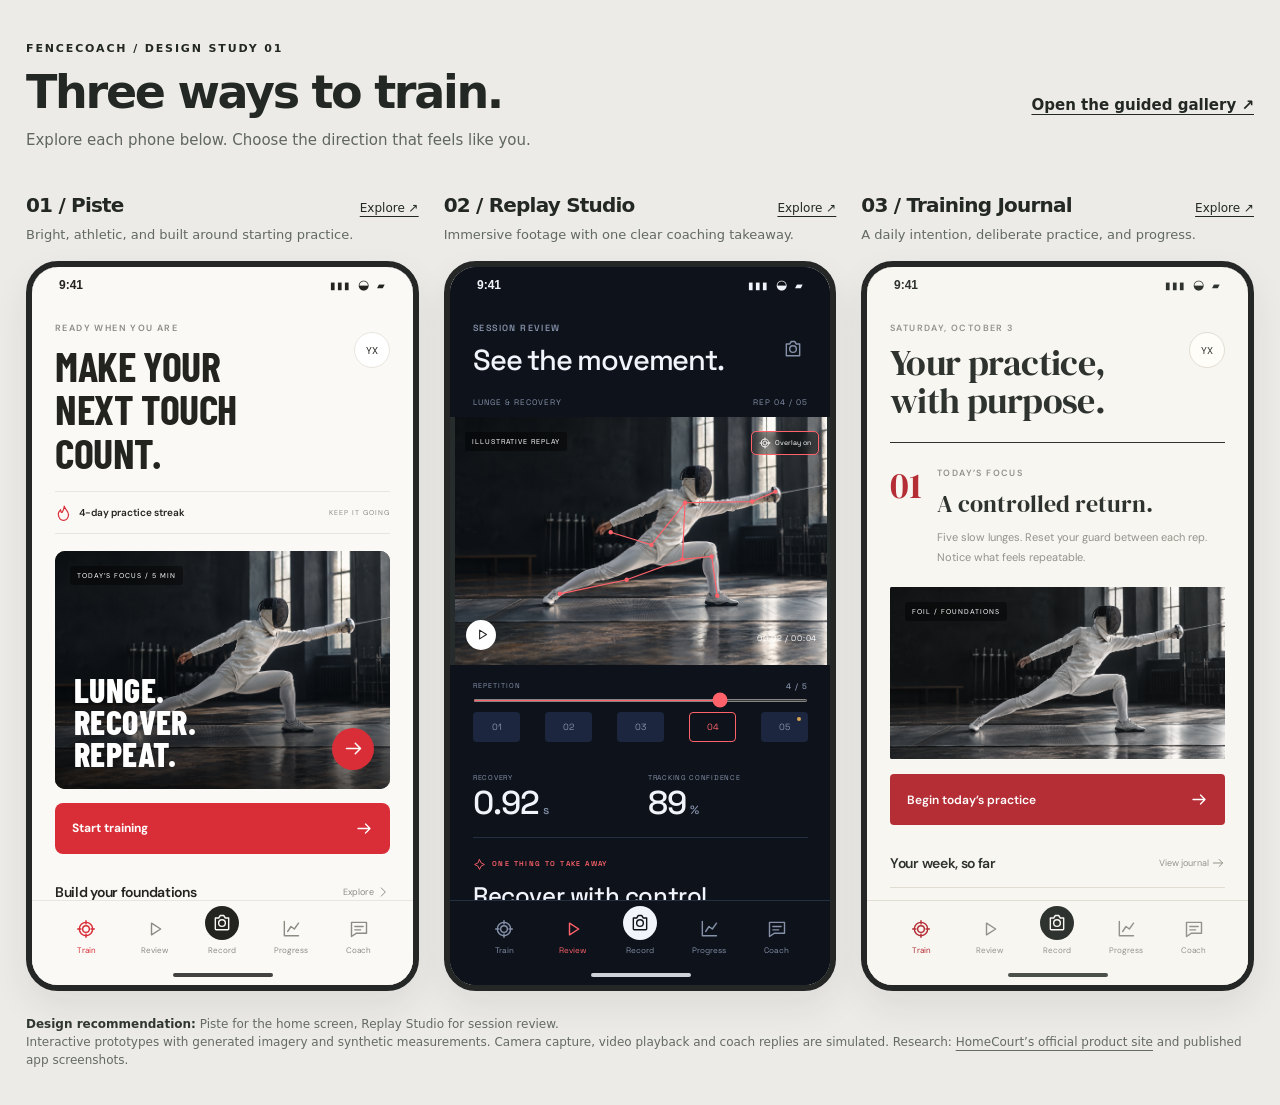
<file: src/fencecoach/web/prototypes-compare.html>
<!doctype html>
<html lang="en">
  <head>
    <meta charset="UTF-8" />
    <meta name="viewport" content="width=device-width,initial-scale=1" />
    <title>FenceCoach · Compare the prototypes</title>
    <style>
      * { box-sizing: border-box; }
      body { margin: 0; background: #ecebe7; color: #232824; font: 15px/1.5 system-ui, sans-serif; }
      main { max-width: 1320px; margin: auto; padding: 36px 26px; }
      header { display: flex; justify-content: space-between; align-items: center; gap: 24px; }
      .eyebrow { font-size: 11px; font-weight: 700; letter-spacing: .17em; }
      h1 { margin: 8px 0; font-size: clamp(28px, 4vw, 46px); line-height: 1.1; letter-spacing: -.05em; }
      header p { color: #606660; margin: 12px 0 22px; }
      a { color: inherit; text-underline-offset: 4px; }
      header a { white-space: nowrap; font-weight: 650; }
      .grid { display: grid; grid-template-columns: repeat(3, minmax(0, 1fr)); gap: 25px; }
      .concept-head { display: flex; align-items: baseline; justify-content: space-between; gap: 8px; }
      h2 { font-size: 20px; margin: 16px 0 0; letter-spacing: -.04em; }
      .concept-head a { font-size: 12px; }
      .description { color: #626962; margin: 5px 0 17px; font-size: 13px; }
      iframe { display: block; width: 100%; height: 730px; border: 6px solid #242725; border-radius: 32px; background: white; box-shadow: 0 16px 36px #22222214; }
      footer { margin-top: 24px; color: #646a65; font-size: 12px; }
      footer strong { color: #303630; }
      @media(max-width: 900px) { .grid { grid-template-columns: 1fr; max-width: 420px; margin: auto; } header { display: block; } iframe { height: 760px; } }
    </style>
  </head>
  <body>
    <main>
      <header>
        <div>
          <span class="eyebrow">FENCECOACH / DESIGN STUDY 01</span>
          <h1>Three ways to train.</h1>
          <p>Explore each phone below. Choose the direction that feels like you.</p>
        </div>
        <a href="prototypes.html">Open the guided gallery ↗</a>
      </header>
      <div class="grid">
        <section>
          <div class="concept-head"><h2>01 / Piste</h2><a href="prototypes.html?concept=piste&screen=home">Explore ↗</a></div>
          <p class="description">Bright, athletic, and built around starting practice.</p>
          <iframe title="Piste interactive prototype" src="prototypes.html?concept=piste&screen=home&focus=1"></iframe>
        </section>
        <section>
          <div class="concept-head"><h2>02 / Replay Studio</h2><a href="prototypes.html?concept=studio&screen=review">Explore ↗</a></div>
          <p class="description">Immersive footage with one clear coaching takeaway.</p>
          <iframe title="Replay Studio interactive prototype" src="prototypes.html?concept=studio&screen=review&focus=1"></iframe>
        </section>
        <section>
          <div class="concept-head"><h2>03 / Training Journal</h2><a href="prototypes.html?concept=journal&screen=home">Explore ↗</a></div>
          <p class="description">A daily intention, deliberate practice, and progress.</p>
          <iframe title="Training Journal interactive prototype" src="prototypes.html?concept=journal&screen=home&focus=1"></iframe>
        </section>
      </div>
      <footer><strong>Design recommendation:</strong> Piste for the home screen, Replay Studio for session review.<br />Interactive prototypes with generated imagery and synthetic measurements. Camera capture, video playback and coach replies are simulated. Research: <a href="https://www.homecourt.ai/">HomeCourt’s official product site</a> and published app screenshots.</footer>
    </main>
  </body>
</html>
</file>
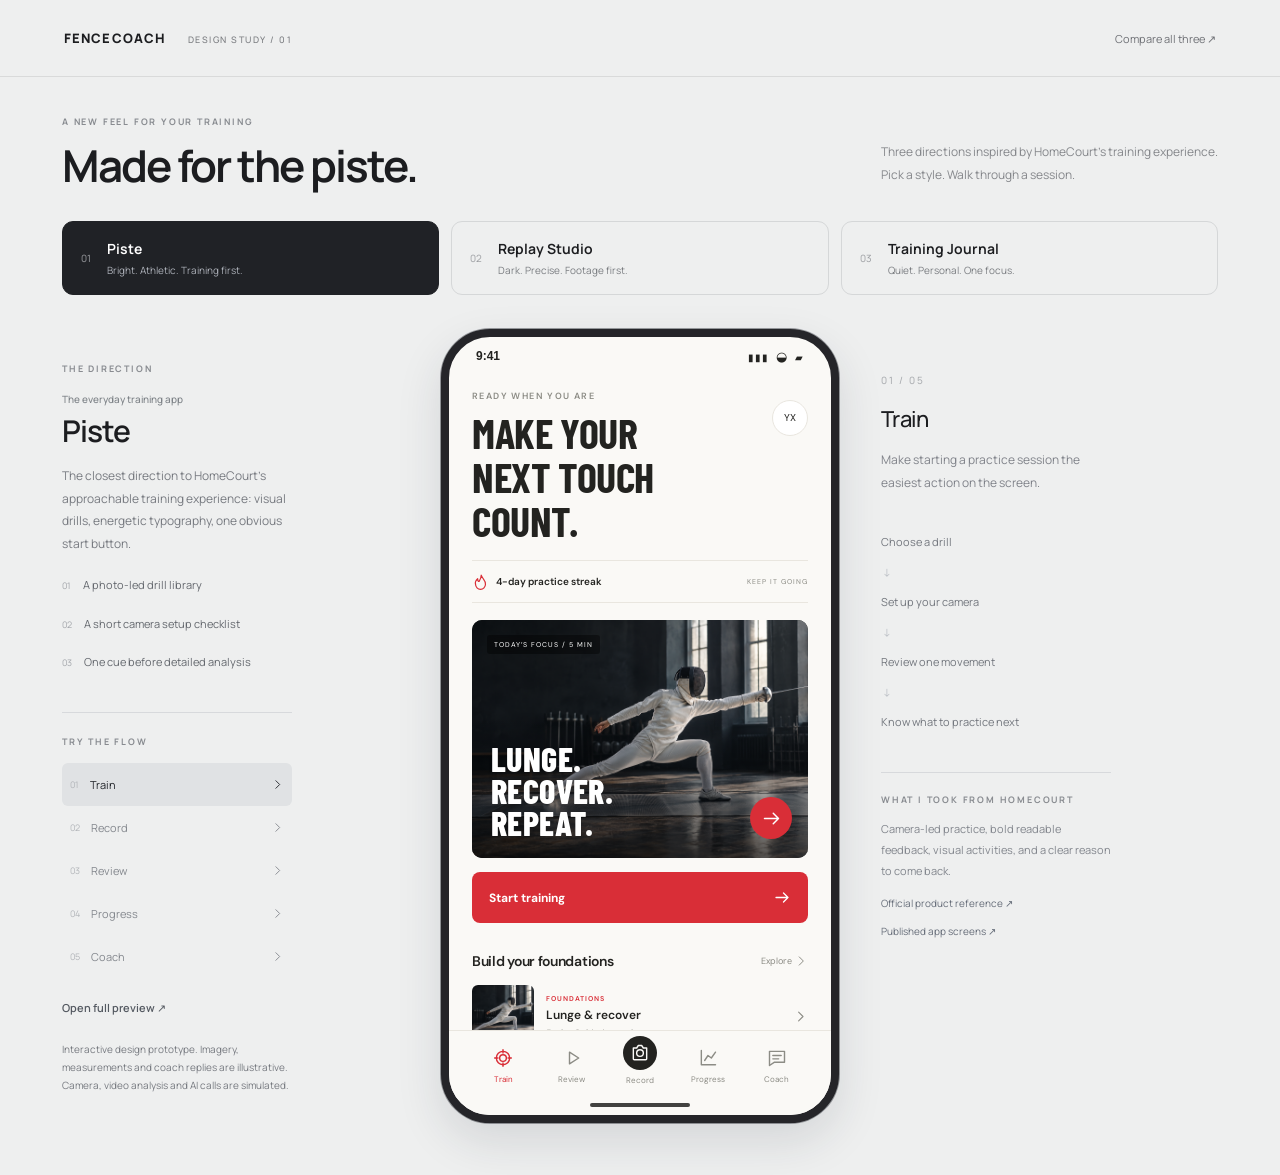
<file: src/fencecoach/web/prototypes.html>
<!doctype html>
<html lang="en">
  <head>
    <meta charset="UTF-8" />
    <meta name="viewport" content="width=device-width,initial-scale=1" />
    <title>FenceCoach · Three design directions</title>
    <link rel="preconnect" href="https://fonts.googleapis.com" />
    <link rel="preconnect" href="https://fonts.gstatic.com" crossorigin />
    <link
      href="https://fonts.googleapis.com/css2?family=Barlow+Condensed:wght@500;600;700;800&family=DM+Sans:wght@400;500;600;700&family=DM+Serif+Display&family=Manrope:wght@400;500;600;700;800&family=Space+Grotesk:wght@400;500;600;700&display=swap"
      rel="stylesheet"
    />
    <link rel="stylesheet" href="prototypes.css" />
    <script src="prototypes.js" defer></script>
  </head>
  <body>
    <header class="study-header">
      <a href="/" class="study-brand"
        >FENCECOACH<span> DESIGN STUDY / 01</span></a
      ><a href="prototypes-compare.html" class="back-link">Compare all three ↗</a>
    </header>
    <main class="study">
      <div class="study-intro">
        <div>
          <p class="overline">A NEW FEEL FOR YOUR TRAINING</p>
          <h1>Made for the piste.</h1>
        </div>
        <p>
          Three directions inspired by HomeCourt’s training experience.<br />Pick
          a style. Walk through a session.
        </p>
      </div>
      <div class="direction-switch" role="group" aria-label="Design direction">
        <button data-concept="piste" aria-pressed="true">
          <span>01</span>
          <div>
            <strong>Piste</strong
            ><small>Bright. Athletic. Training first.</small>
          </div>
        </button>
        <button data-concept="studio" aria-pressed="false">
          <span>02</span>
          <div>
            <strong>Replay Studio</strong
            ><small>Dark. Precise. Footage first.</small>
          </div>
        </button>
        <button data-concept="journal" aria-pressed="false">
          <span>03</span>
          <div>
            <strong>Training Journal</strong
            ><small>Quiet. Personal. One focus.</small>
          </div>
        </button>
      </div>
      <div class="design-layout">
        <aside class="design-notes">
          <p class="overline">THE DIRECTION</p>
          <h2 id="direction-title"></h2>
          <p id="direction-description"></p>
          <div id="direction-points"></div>
          <div class="flow-control">
            <p class="overline">TRY THE FLOW</p>
            <div id="flow-buttons"></div>
          </div>
          <a id="full-preview" class="full-preview" href="?focus=1"
            >Open full preview ↗</a
          >
          <p class="prototype-note">
            Interactive design prototype. Imagery, measurements and coach
            replies are illustrative. Camera, video analysis and AI calls are
            simulated.
          </p>
        </aside>
        <div class="phone-stage">
          <div class="phone-frame" id="phone">
            <div class="phone-status">
              <span>9:41</span
              ><span class="status-icons">▮▮▮ <span>◒</span> ▰</span>
            </div>
            <div id="app-scroll" class="app-scroll">
              <div id="screen"></div>
            </div>
            <nav class="app-nav" id="app-nav" aria-label="App navigation"></nav>
            <div class="home-indicator"></div>
          </div>
        </div>
        <aside class="interaction-note">
          <span class="interaction-number" id="screen-number">01 / 05</span>
          <h3 id="screen-name"></h3>
          <p id="screen-purpose"></p>
          <div class="mini-flow">
            <span>Choose a drill</span><i>↓</i><span>Set up your camera</span
            ><i>↓</i><span>Review one movement</span><i>↓</i
            ><span>Know what to practice next</span>
          </div>
          <div class="reference-note">
            <p class="overline">WHAT I TOOK FROM HOMECOURT</p>
            <p>
              Camera-led practice, bold readable feedback, visual activities,
              and a clear reason to come back.
            </p>
            <a href="https://www.homecourt.ai/" target="_blank" rel="noopener"
              >Official product reference ↗</a
            ><a
              href="https://apps.apple.com/us/app/homecourt-basketball-training/id1258520424"
              target="_blank"
              rel="noopener"
              >Published app screens ↗</a
            >
          </div>
        </aside>
      </div>
    </main>
    <div id="toast" class="toast" role="status" hidden></div>
  </body>
</html>
</file>
<file: src/fencecoach/web/prototypes.css>
:root {
  font-family: Manrope, "Segoe UI", sans-serif;
  color: #1c1d20;
  background: #eeefef;
  font-synthesis: none;
}
* {
  box-sizing: border-box;
}
body {
  margin: 0;
}
button,
input,
a {
  font: inherit;
}
button,
a {
  -webkit-tap-highlight-color: transparent;
}
button {
  cursor: pointer;
}
a {
  color: inherit;
  text-decoration: none;
}
button:focus-visible,
a:focus-visible,
input:focus-visible,
summary:focus-visible {
  outline: 3px solid #e38655;
  outline-offset: 4px;
}
button:disabled {
  opacity: 0.5;
  cursor: default;
}
svg {
  width: 21px;
  height: 21px;
  flex-shrink: 0;
}
img {
  max-width: 100%;
  display: block;
}
button {
  color: inherit;
}
p,
h1,
h2,
h3,
h4 {
  margin: 0;
}
.study-header {
  height: 77px;
  padding: 0 5%;
  display: flex;
  align-items: center;
  justify-content: space-between;
  border-bottom: 1px solid #d9dada;
}
.study-brand {
  font-size: 13px;
  letter-spacing: 1.1px;
  font-weight: 800;
}
.study-brand span {
  margin-left: 18px;
  font-size: 9px;
  letter-spacing: 1.5px;
  color: #7b7d81;
  font-weight: 500;
}
.back-link {
  font-size: 11px;
  color: #6f7176;
}
.study {
  max-width: 1220px;
  margin: auto;
  padding: 38px 32px 52px;
}
.study-intro {
  display: flex;
  align-items: flex-end;
  justify-content: space-between;
  margin-bottom: 29px;
  gap: 24px;
}
.overline {
  font-size: 9px;
  letter-spacing: 1.8px;
  font-weight: 700;
  color: #888b90;
}
.study-intro h1 {
  font-size: 44px;
  line-height: 1.2;
  letter-spacing: -2px;
  font-weight: 650;
  margin-top: 11px;
}
.study-intro > p {
  font-size: 12px;
  line-height: 1.9;
  color: #85878b;
  padding-bottom: 5px;
}
.direction-switch {
  display: grid;
  grid-template-columns: repeat(3, 1fr);
  gap: 12px;
  margin-bottom: 34px;
}
.direction-switch > button {
  border: 1px solid #d5d7d8;
  padding: 17px 18px;
  text-align: left;
  display: flex;
  gap: 16px;
  align-items: center;
  background: transparent;
  border-radius: 11px;
  transition:
    background 0.2s,
    color 0.2s;
}
.direction-switch > button > span {
  font-size: 10px;
  color: #9b9da1;
}
.direction-switch strong {
  display: block;
  font-size: 14px;
  font-weight: 650;
}
.direction-switch small {
  display: block;
  font-size: 10px;
  color: #7a7d81;
  margin-top: 5px;
}
.direction-switch > button[aria-pressed="true"] {
  background: #202226;
  color: #fff;
  border-color: #202226;
}
.direction-switch > button[aria-pressed="true"] small {
  color: #acb0b8;
}
.design-layout {
  display: grid;
  grid-template-columns: minmax(160px, 1fr) 398px minmax(160px, 1fr);
  align-items: start;
  gap: 42px;
}
.design-notes {
  padding-top: 33px;
}
.design-notes h2 {
  font-size: 30px;
  font-weight: 600;
  letter-spacing: -1px;
  margin: 18px 0 16px;
  line-height: 1.2;
}
.design-notes h2 span {
  display: block;
  font-size: 10px;
  color: #7d8287;
  font-weight: 500;
  letter-spacing: 0;
  margin-bottom: 8px;
}
.design-notes > p:not(.overline) {
  font-size: 12px;
  line-height: 1.9;
  color: #777a80;
  max-width: 230px;
}
.direction-point {
  display: flex;
  align-items: center;
  gap: 12px;
  margin-top: 20px;
}
.direction-point > span {
  font-size: 9px;
  color: #a2a5aa;
}
.direction-point p {
  font-size: 11px;
  color: #64686e;
  line-height: 1.7;
}
.flow-control {
  margin-top: 40px;
  padding-top: 22px;
  border-top: 1px solid #d7d9dc;
  max-width: 230px;
}
.flow-control .overline {
  margin-bottom: 15px;
}
#flow-buttons button {
  width: 100%;
  display: flex;
  align-items: center;
  border: 0;
  background: transparent;
  color: #84888e;
  padding: 11px 8px;
  border-radius: 6px;
  font-size: 11px;
  text-align: left;
  gap: 11px;
}
#flow-buttons button span {
  font-size: 9px;
  color: #b1b4b8;
}
#flow-buttons svg {
  width: 13px;
  margin-left: auto;
}
#flow-buttons button.active {
  background: #e0e2e4;
  color: #22252a;
}
.full-preview {
  display: block;
  margin-top: 22px;
  font-size: 11px;
  font-weight: 600;
  color: #545961;
}
.design-notes .prototype-note {
  font-size: 10px !important;
  margin-top: 25px;
  line-height: 1.8 !important;
  max-width: 215px;
}
.phone-stage {
  display: flex;
  justify-content: center;
}
.phone-frame {
  --surface: #fff;
  --bg: #faf9f6;
  --text: #232320;
  --muted: #8c8c85;
  --accent: #d92e37;
  --soft: #f2efea;
  --line: #e9e6df;
  --display: "Barlow Condensed", sans-serif;
  --body: "DM Sans", sans-serif;
  width: 398px;
  height: 794px;
  background: var(--bg);
  color: var(--text);
  border: 8px solid #252529;
  border-radius: 49px;
  box-shadow:
    0 18px 45px #1d243b20,
    0 0 0 1px #97999c;
  overflow: hidden;
  display: flex;
  flex-direction: column;
  font-family: var(--body);
  position: relative;
}
.phone-frame.studio {
  --surface: #1b202a;
  --bg: #0e121a;
  --text: #f1f4fa;
  --muted: #8491a9;
  --accent: #ff626b;
  --soft: #1c263e;
  --line: #252f42;
  --display: "Space Grotesk", sans-serif;
  --body: "Space Grotesk", sans-serif;
}
.phone-frame.journal {
  --surface: #fffdf8;
  --bg: #f8f6f1;
  --text: #2e3330;
  --muted: #92938a;
  --accent: #b52e36;
  --soft: #eee9de;
  --line: #e2ddd2;
  --display: "DM Serif Display", serif;
  --body: "DM Sans", sans-serif;
}
.phone-status {
  height: 39px;
  display: flex;
  align-items: center;
  justify-content: space-between;
  padding: 0 27px;
  font-family: Arial, sans-serif;
  font-size: 12px;
  font-weight: 650;
  flex-shrink: 0;
}
.status-icons {
  font-size: 10px;
  letter-spacing: 1px;
}
.status-icons span {
  font-size: 13px;
  margin: 0 3px;
}
.app-scroll {
  flex: 1;
  min-height: 0;
  overflow-y: auto;
  scrollbar-width: none;
  scroll-behavior: smooth;
}
.app-scroll::-webkit-scrollbar {
  display: none;
}
#screen {
  padding: 14px 23px 24px;
  min-height: 100%;
}
.mobile-heading {
  display: flex;
  align-items: center;
  justify-content: space-between;
  gap: 12px;
  margin-bottom: 23px;
}
.eyebrow {
  font-size: 9px;
  font-weight: 600;
  letter-spacing: 1.4px;
  color: var(--muted);
  line-height: 1.5;
}
.mobile-heading h2 {
  font-family: var(--display);
  font-size: 37px;
  font-weight: 700;
  letter-spacing: -0.5px;
  line-height: 1.04;
  margin-top: 8px;
}
.piste .mobile-heading h2 {
  text-transform: uppercase;
  font-size: 42px;
  letter-spacing: -0.4px;
}
.studio .mobile-heading h2 {
  font-size: 29px;
  letter-spacing: -1.2px;
  line-height: 1.12;
  font-weight: 500;
}
.journal .mobile-heading h2 {
  font-size: 36px;
  font-weight: 400;
  line-height: 1.08;
  letter-spacing: -0.6px;
}
.profile-avatar {
  border: 1px solid var(--line);
  height: 36px;
  width: 36px;
  border-radius: 50%;
  font-size: 10px;
  display: grid;
  place-items: center;
  flex-shrink: 0;
  align-self: flex-start;
  margin-top: 10px;
  background: var(--surface);
}
.week-strip {
  display: flex;
  justify-content: space-between;
  align-items: center;
  margin: -5px 0 17px;
  padding: 10px 0;
  border-top: 1px solid var(--line);
  border-bottom: 1px solid var(--line);
}
.week-strip div {
  display: flex;
  align-items: center;
  gap: 7px;
}
.week-strip svg {
  width: 17px;
  color: var(--accent);
}
.week-strip strong {
  font-size: 10px;
  font-weight: 600;
}
.week-strip > span {
  font-size: 7px;
  letter-spacing: 1px;
  color: var(--muted);
}
.photo {
  position: relative;
  overflow: hidden;
  background: #252c2b;
}
.photo > img {
  width: 100%;
  height: 100%;
  object-fit: cover;
}
.piste-feature {
  height: 238px;
  border-radius: 10px;
  margin-bottom: 14px;
}
.piste-feature img {
  object-position: 60% center;
}
.piste-feature:after,
.studio-feature:after {
  content: "";
  position: absolute;
  inset: 0;
  background: linear-gradient(0deg, #000a, transparent 60%);
  pointer-events: none;
}
.image-badge {
  position: absolute;
  top: 15px;
  left: 15px;
  padding: 5px 7px;
  border-radius: 3px;
  background: #0006;
  color: #fff;
  font-size: 7px;
  letter-spacing: 1px;
  z-index: 2;
  backdrop-filter: blur(5px);
}
.image-footer {
  position: absolute;
  bottom: 19px;
  left: 19px;
  right: 16px;
  z-index: 2;
  color: #fff;
  display: flex;
  justify-content: space-between;
  align-items: flex-end;
}
.image-footer h3 {
  font-family: var(--display);
  font-weight: 750;
  font-size: 34px;
  line-height: 0.94;
  letter-spacing: 0.4px;
}
.round-action {
  background: var(--accent);
  border: 0;
  border-radius: 50%;
  width: 42px;
  height: 42px;
  color: #fff;
  display: grid;
  place-items: center;
}
.primary-action {
  width: 100%;
  border: 0;
  border-radius: 8px;
  background: var(--accent);
  color: #fff;
  padding: 15px 17px;
  display: flex;
  align-items: center;
  justify-content: space-between;
  font-size: 12px;
  font-weight: 600;
  line-height: 1.2;
}
.primary-action:hover {
  filter: brightness(0.95);
}
.primary-action svg {
  width: 18px;
}
.piste .primary-action {
  font-weight: 700;
}
.studio .primary-action {
  background: var(--accent);
  color: #0b1120;
}
.journal .primary-action {
  border-radius: 4px;
}
.section-heading {
  display: flex;
  justify-content: space-between;
  align-items: center;
  margin: 27px 0 13px;
  gap: 12px;
}
.section-heading h3 {
  font-size: 14px;
  font-weight: 600;
  letter-spacing: -0.3px;
}
.section-heading button {
  background: none;
  border: 0;
  display: flex;
  align-items: center;
  font-size: 9px;
  color: var(--muted);
  gap: 2px;
  padding: 4px 0;
}
.section-heading svg {
  width: 14px;
  height: 14px;
}
.section-heading > span {
  font-size: 8px;
  color: var(--muted);
  letter-spacing: 0.8px;
}
.drill-list {
  display: flex;
  flex-direction: column;
  gap: 14px;
}
.drill-row {
  display: flex;
  text-align: left;
  align-items: center;
  gap: 12px;
  border: 0;
  background: transparent;
  padding: 0;
  width: 100%;
}
.drill-thumbnail {
  height: 62px;
  width: 62px;
  border-radius: 6px;
  overflow: hidden;
  flex-shrink: 0;
  background: var(--surface);
}
.drill-thumbnail img {
  height: 100%;
  width: 100%;
  object-fit: cover;
  object-position: 68% center;
}
.crop-1 img {
  object-position: 50% 80%;
  transform: scale(1.3);
}
.crop-2 img {
  object-position: 78% 40%;
  filter: grayscale(1);
}
.drill-row > div:nth-child(2) {
  flex: 1;
}
.drill-row span {
  display: block;
  font-size: 7px;
  color: var(--accent);
  letter-spacing: 1px;
  margin-bottom: 4px;
  font-weight: 600;
}
.drill-row strong {
  display: block;
  font-size: 12px;
  font-weight: 600;
  margin-bottom: 4px;
}
.drill-row small {
  font-size: 9px;
  color: var(--muted);
  display: block;
}
.drill-row > svg {
  color: var(--muted);
  width: 15px;
}
.app-nav {
  height: 68px;
  flex-shrink: 0;
  display: flex;
  align-items: center;
  justify-content: space-evenly;
  padding: 4px 12px 0;
  border-top: 1px solid var(--line);
  background: var(--bg);
}
.app-nav button {
  border: 0;
  background: none;
  display: flex;
  align-items: center;
  flex-direction: column;
  gap: 6px;
  color: var(--muted);
  font-size: 8px;
  position: relative;
  width: 52px;
  padding: 6px 0;
}
.app-nav svg {
  width: 20px;
  height: 20px;
}
.app-nav button.active {
  color: var(--accent);
}
.app-nav .record-nav svg {
  width: 34px;
  height: 34px;
  padding: 7px;
  background: var(--text);
  color: var(--bg);
  border-radius: 50%;
  margin-top: -12px;
  margin-bottom: -1px;
}
.app-nav .record-nav.active svg {
  background: var(--accent);
  color: var(--bg);
}
.home-indicator {
  height: 17px;
  position: relative;
  flex-shrink: 0;
  background: var(--bg);
}
.home-indicator:after {
  content: "";
  position: absolute;
  width: 100px;
  height: 4px;
  background: var(--text);
  opacity: 0.85;
  top: 5px;
  left: calc(50% - 50px);
  border-radius: 5px;
}
.interaction-note {
  padding-top: 38px;
  max-width: 230px;
}
.interaction-number {
  font-size: 10px;
  letter-spacing: 2px;
  color: #a2a5a9;
}
.interaction-note > h3 {
  font-size: 22px;
  font-weight: 500;
  margin: 15px 0;
  letter-spacing: -0.6px;
}
.interaction-note > p {
  font-size: 12px;
  color: #80838a;
  line-height: 1.9;
}
.mini-flow {
  margin-top: 40px;
  display: flex;
  flex-direction: column;
  gap: 15px;
  font-size: 11px;
  color: #73777e;
}
.mini-flow i {
  font-style: normal;
  color: #b8bcc2;
  padding-left: 2px;
}
.reference-note {
  margin-top: 43px;
  padding-top: 20px;
  border-top: 1px solid #d7d9dc;
}
.reference-note > p:not(.overline) {
  font-size: 11px;
  line-height: 1.9;
  color: #82868d;
  margin-top: 13px;
}
.reference-note a {
  font-size: 10px;
  display: block;
  margin-top: 14px;
  color: #666d79;
}
.session-caption,
.review-caption {
  display: flex;
  justify-content: space-between;
  align-items: center;
  font-size: 8px;
  letter-spacing: 1px;
  color: var(--muted);
  margin: 19px 0 10px;
}
.studio-feature {
  height: 290px;
  border-radius: 8px;
}
.studio-feature img {
  object-position: 68%;
}
.studio-feature .image-footer {
  display: block;
}
.studio-feature .image-footer h3 {
  font-size: 24px;
  font-weight: 500;
  letter-spacing: -0.6px;
  line-height: 1.2;
}
.studio-feature .image-footer p {
  font-size: 10px;
  color: #c1cad5;
  margin-top: 7px;
}
.large-play {
  width: 56px;
  height: 56px;
  background: #ffffff16;
  border: 1px solid #ffffff6b;
  color: white;
  border-radius: 50%;
  position: absolute;
  left: calc(50% - 28px);
  top: calc(50% - 28px);
  z-index: 2;
  display: grid;
  place-items: center;
  backdrop-filter: blur(5px);
}
.studio-summary {
  display: flex;
  justify-content: space-between;
  gap: 10px;
  margin: 21px 0 23px;
}
.studio-summary > div {
  flex: 1;
}
.studio-summary span {
  display: block;
  font-size: 7px;
  letter-spacing: 0.6px;
  color: var(--muted);
  white-space: nowrap;
}
.studio-summary strong {
  display: block;
  font-size: 25px;
  font-weight: 500;
  margin-top: 7px;
}
.studio-summary small {
  font-size: 12px;
  color: var(--muted);
  margin-left: 2px;
}
.journal-rule {
  height: 1px;
  background: var(--text);
  margin: 10px 0 24px;
}
.journal-intention {
  display: flex;
  gap: 15px;
  margin-bottom: 20px;
}
.journal-index {
  font-family: var(--display);
  font-size: 37px;
  color: var(--accent);
  line-height: 1;
}
.journal-intention h3 {
  font-family: var(--display);
  font-size: 24px;
  font-weight: 400;
  margin: 6px 0 8px;
}
.journal-intention > div > p:last-child {
  font-size: 11px;
  line-height: 1.8;
  color: var(--muted);
}
.journal-photo {
  height: 172px;
  margin-bottom: 15px;
  border-radius: 2px;
}
.journal-photo img {
  object-position: center;
  filter: saturate(0.5);
}
.journal-week {
  display: flex;
  justify-content: space-between;
  align-items: center;
  padding: 15px 0;
  border-top: 1px solid var(--line);
  border-bottom: 1px solid var(--line);
}
.journal-week strong {
  display: block;
  font-family: var(--display);
  font-size: 32px;
  font-weight: 400;
}
.journal-week span {
  display: block;
  font-size: 9px;
  color: var(--muted);
  margin-top: 4px;
}
.journal-week p {
  font-family: var(--display);
  font-size: 15px;
  line-height: 1.4;
  color: var(--muted);
}
.journal-entry {
  margin-top: 21px;
}
.journal-entry span {
  font-size: 8px;
  letter-spacing: 1.2px;
  color: var(--muted);
  display: block;
}
.journal-entry strong {
  font-size: 12px;
  display: block;
  margin: 8px 0;
  font-weight: 500;
}
.journal-entry p {
  font-size: 11px;
  color: var(--muted);
  font-style: italic;
}
.screen-top {
  display: flex;
  align-items: center;
  justify-content: space-between;
  margin: 0 0 16px;
  font-size: 8px;
  letter-spacing: 1px;
  color: var(--muted);
}
.icon-button {
  background: none;
  border: 0;
  padding: 5px;
  color: var(--muted);
  display: grid;
  place-items: center;
}
.icon-button svg {
  width: 20px;
  height: 20px;
}
.icon-button.saved {
  color: var(--accent);
}
.drill-cover {
  height: 220px;
  border-radius: 8px;
  margin: 0 -4px 20px;
}
.drill-detail > h2 {
  font-family: var(--display);
  font-size: 36px;
  margin: 7px 0 10px;
  line-height: 1.1;
  letter-spacing: -0.5px;
}
.studio .drill-detail > h2 {
  font-size: 29px;
  font-weight: 500;
}
.journal .drill-detail > h2 {
  font-weight: 400;
}
.detail-description {
  font-size: 11px;
  color: var(--muted);
  line-height: 1.8;
}
.drill-steps {
  margin: 20px 0 24px;
}
.drill-steps > div {
  display: flex;
  gap: 14px;
  align-items: flex-start;
  margin: 17px 0;
}
.drill-steps b {
  font-size: 10px;
  color: var(--accent);
  font-weight: 500;
  padding-top: 2px;
}
.drill-steps strong,
.drill-steps span {
  display: block;
  font-size: 11px;
  line-height: 1.7;
}
.drill-steps strong {
  font-weight: 600;
}
.drill-steps span {
  font-size: 10px;
  color: var(--muted);
}
.subtle-note {
  font-size: 8px;
  line-height: 1.7;
  color: var(--muted);
  text-align: center;
  margin-top: 12px;
}
.capture-view {
  background: #101618;
  border-radius: 9px;
  overflow: hidden;
  margin: 0 -6px;
}
.capture-view .photo {
  height: 278px;
}
.capture-view img {
  object-position: 64% center;
}
.capture-corners {
  position: absolute;
  inset: 43px 24px 50px;
}
.capture-corners i {
  position: absolute;
  width: 23px;
  height: 23px;
  border-color: #ffffffbb;
  border-style: solid;
}
.capture-corners i:nth-child(1) {
  top: 0;
  left: 0;
  border-width: 2px 0 0 2px;
}
.capture-corners i:nth-child(2) {
  top: 0;
  right: 0;
  border-width: 2px 2px 0 0;
}
.capture-corners i:nth-child(3) {
  bottom: 0;
  left: 0;
  border-width: 0 0 2px 2px;
}
.capture-corners i:nth-child(4) {
  bottom: 0;
  right: 0;
  border-width: 0 2px 2px 0;
}
.camera-top {
  position: absolute;
  left: 14px;
  right: 14px;
  top: 16px;
  display: flex;
  align-items: center;
  justify-content: space-between;
  color: #fff;
}
.camera-mode {
  font-size: 7px;
  letter-spacing: 0.8px;
  display: flex;
  gap: 5px;
  align-items: center;
}
.camera-mode i {
  width: 5px;
  height: 5px;
  border-radius: 50%;
  background: #f65232;
}
.camera-top strong {
  font-size: 13px;
  font-weight: 500;
}
.camera-guidance {
  position: absolute;
  bottom: 20px;
  left: 15px;
  color: #fff;
}
.camera-guidance span {
  font-size: 10px;
  letter-spacing: 1px;
  font-weight: 600;
}
.camera-guidance p {
  font-size: 9px;
  line-height: 1.6;
  color: #dbdee0;
  margin-top: 5px;
}
.capture-bottom {
  display: flex;
  justify-content: space-between;
  color: #9daeb2;
  padding: 11px 13px;
  font-size: 8px;
  background: #131c20;
}
.capture-bottom span {
  display: flex;
  align-items: center;
  gap: 5px;
}
.capture-bottom svg {
  height: 13px;
  width: 13px;
}
.capture-info {
  padding-top: 23px;
}
.capture-info h2 {
  font-family: var(--display);
  font-size: 29px;
  font-weight: 600;
  margin-bottom: 9px;
}
.studio .capture-info h2 {
  font-size: 23px;
  font-weight: 500;
  letter-spacing: -0.5px;
}
.journal .capture-info h2 {
  font-weight: 400;
}
.capture-info > p:not(.subtle-note) {
  font-size: 11px;
  color: var(--muted);
  line-height: 1.7;
}
.setup-checks {
  margin: 18px 0 23px;
  display: flex;
  flex-direction: column;
  gap: 11px;
}
.setup-checks label {
  font-size: 10px;
  display: flex;
  align-items: center;
  gap: 9px;
}
.setup-checks input {
  appearance: none;
  width: 14px;
  height: 14px;
  border: 1px solid var(--line);
  border-radius: 3px;
  position: relative;
  background: var(--bg);
  margin: 0;
}
.setup-checks input:checked {
  background: var(--accent);
  border-color: var(--accent);
}
.setup-checks input:checked:after {
  content: "";
  width: 6px;
  height: 3px;
  border-left: 1.5px solid white;
  border-bottom: 1.5px solid white;
  transform: rotate(-45deg);
  position: absolute;
  top: 3px;
  left: 3px;
}
.record-action {
  border: 0;
  background: var(--accent);
  color: #fff;
  display: flex;
  align-items: center;
  justify-content: center;
  gap: 10px;
  width: 100%;
  font-weight: 600;
  font-size: 12px;
  padding: 16px;
  border-radius: 7px;
  margin-top: 20px;
}
.record-dot {
  width: 12px;
  height: 12px;
  border: 2px solid white;
  border-radius: 50%;
}
.review-caption {
  margin-top: 0;
}
.replay-view {
  margin: 0 -23px;
}
.replay-view .photo {
  height: 248px;
  position: relative;
}
.replay-view img {
  object-fit: contain;
}
.pose-overlay {
  position: absolute;
  inset: 0;
  height: 100%;
  width: 100%;
  object-fit: contain;
}
.hide-overlay {
  display: none;
}
.overlay-toggle {
  position: absolute;
  right: 12px;
  top: 14px;
  background: #0006;
  backdrop-filter: blur(5px);
  border: 1px solid #ffffff33;
  color: #fff;
  border-radius: 5px;
  font-size: 7px;
  display: flex;
  gap: 4px;
  align-items: center;
  padding: 5px 7px;
}
.overlay-toggle svg {
  width: 12px;
  height: 12px;
}
.overlay-toggle.on {
  color: #fff;
  border-color: var(--accent);
}
.replay-play {
  position: absolute;
  left: 16px;
  bottom: 15px;
  background: #fff;
  color: #222;
  border: 0;
  width: 30px;
  height: 30px;
  border-radius: 50%;
  display: grid;
  place-items: center;
}
.replay-play svg {
  width: 15px;
  height: 15px;
}
.video-time {
  position: absolute;
  bottom: 22px;
  right: 14px;
  font-size: 8px;
  color: white;
  letter-spacing: 0.7px;
}
.playback-bar {
  padding-top: 16px;
}
.playback-bar label {
  display: flex;
  justify-content: space-between;
  font-size: 7px;
  letter-spacing: 1px;
  color: var(--muted);
  margin-bottom: 8px;
}
.playback-bar b {
  font-size: 8px;
  font-weight: 500;
}
.playback-bar input {
  width: 100%;
  height: 3px;
  accent-color: var(--accent);
  margin: 8px 0;
  display: block;
}
.rep-markers {
  display: flex;
  justify-content: space-between;
  margin-top: 10px;
}
.rep-markers button {
  background: var(--soft);
  border: 1px solid transparent;
  border-radius: 4px;
  width: 47px;
  padding: 8px 0;
  font-size: 9px;
  color: var(--muted);
  position: relative;
}
.rep-markers button.selected {
  color: var(--accent);
  border-color: var(--accent);
  background: var(--bg);
}
.rep-markers i {
  position: absolute;
  width: 4px;
  height: 4px;
  top: 4px;
  right: 6px;
  background: #dba755;
  border-radius: 50%;
}
.review-metrics {
  display: grid;
  grid-template-columns: 1fr 1fr;
  gap: 15px;
  padding: 21px 0 17px;
  margin-top: 10px;
  border-bottom: 1px solid var(--line);
}
.review-metrics span {
  display: block;
  font-size: 7px;
  letter-spacing: 0.7px;
  color: var(--muted);
}
.review-metrics strong {
  display: block;
  font-family: var(--display);
  font-size: 38px;
  letter-spacing: -1px;
  margin-top: 5px;
  line-height: 1;
  font-weight: 600;
}
.studio .review-metrics strong {
  font-size: 33px;
  font-weight: 500;
}
.journal .review-metrics strong {
  font-weight: 400;
}
.review-metrics small {
  font-family: var(--body);
  font-size: 12px;
  color: var(--muted);
  margin-left: 4px;
}
.coaching-cue {
  padding: 20px 0 0;
}
.coaching-cue > .eyebrow {
  display: flex;
  align-items: center;
  gap: 6px;
  color: var(--accent);
  font-size: 7px;
}
.coaching-cue > .eyebrow svg {
  width: 13px;
  height: 13px;
}
.coaching-cue h3 {
  font-family: var(--display);
  font-size: 29px;
  font-weight: 600;
  margin: 9px 0 10px;
  letter-spacing: -0.4px;
}
.studio .coaching-cue h3 {
  font-size: 24px;
  font-weight: 500;
}
.journal .coaching-cue h3 {
  font-weight: 400;
}
.coaching-cue > p:not(.eyebrow) {
  font-size: 11px;
  line-height: 1.8;
  color: var(--muted);
}
.coaching-cue.low-quality h3 {
  color: #b98b4e;
}
.coaching-cue summary {
  display: flex;
  align-items: center;
  justify-content: space-between;
  padding: 13px 0;
  font-size: 10px;
  border-bottom: 1px solid var(--line);
  cursor: pointer;
}
.coaching-cue summary svg {
  width: 13px;
  height: 13px;
  color: var(--muted);
}
.coaching-cue details[open] summary svg {
  transform: rotate(90deg);
}
.source-explainer {
  padding: 15px;
  background: var(--soft);
  margin-top: 10px;
  border-radius: 5px;
}
.source-explainer p {
  font-size: 9px;
  line-height: 1.8;
  color: var(--muted);
  margin-bottom: 10px;
}
.source-explainer span {
  font-size: 7px;
  color: var(--accent);
  line-height: 1.7;
  display: block;
}
.review-actions {
  margin-top: 20px;
}
.quiet-action {
  border: 0;
  background: none;
  color: var(--muted);
  font-size: 10px;
  width: 100%;
  padding: 15px 0 0;
  display: flex;
  align-items: center;
  justify-content: center;
  gap: 8px;
}
.quiet-action svg {
  height: 13px;
  width: 13px;
}
.range-control {
  display: flex;
  background: var(--soft);
  padding: 3px;
  border-radius: 6px;
  margin-bottom: 24px;
}
.range-control button {
  flex: 1;
  border: 0;
  background: none;
  color: var(--muted);
  border-radius: 4px;
  font-size: 10px;
  padding: 9px;
}
.range-control button.active {
  background: var(--surface);
  color: var(--text);
}
.progress-hero {
  display: flex;
  justify-content: space-between;
  align-items: center;
}
.progress-hero span {
  font-size: 8px;
  letter-spacing: 1px;
  color: var(--muted);
}
.progress-hero strong {
  display: block;
  font-family: var(--display);
  font-size: 73px;
  line-height: 1.1;
  font-weight: 500;
}
.studio .progress-hero strong {
  font-size: 66px;
  letter-spacing: -4px;
}
.progress-hero p {
  font-size: 10px;
  color: var(--muted);
  margin-top: 8px;
}
.goal-ring {
  width: 87px;
  height: 87px;
  display: flex;
  flex-direction: column;
  align-items: center;
  justify-content: center;
  border: 4px solid var(--accent);
  border-radius: 50%;
  margin-right: 6px;
  gap: 5px;
}
.goal-ring span {
  color: var(--accent);
}
.goal-ring small {
  font-size: 7px;
  letter-spacing: 1px;
  color: var(--muted);
}
.week-calendar {
  display: flex;
  justify-content: space-between;
  padding: 22px 0;
  border-bottom: 1px solid var(--line);
  margin-top: 5px;
}
.week-calendar > div {
  display: flex;
  flex-direction: column;
  align-items: center;
  gap: 10px;
}
.week-calendar span {
  font-size: 9px;
  color: var(--muted);
}
.week-calendar b {
  width: 28px;
  height: 28px;
  border-radius: 50%;
  display: grid;
  place-items: center;
  font-size: 12px;
  font-weight: 400;
  background: var(--soft);
  color: var(--muted);
}
.week-calendar .done {
  background: var(--accent);
  color: #fff;
}
.week-calendar svg {
  width: 12px;
  height: 12px;
}
.progress-chart {
  background: var(--surface);
  border: 1px solid var(--line);
  padding: 16px;
  border-radius: 9px;
}
.chart-top {
  display: flex;
  align-items: flex-start;
  justify-content: space-between;
  margin-bottom: 14px;
}
.chart-top strong {
  font-family: var(--display);
  font-size: 32px;
  font-weight: 500;
  line-height: 1;
}
.chart-top small {
  font-size: 9px;
  font-family: var(--body);
  margin-left: 5px;
  color: var(--muted);
}
.chart-top span {
  font-size: 7px;
  color: var(--muted);
  margin-top: 7px;
}
.progress-chart > svg {
  width: 100%;
  height: 120px;
}
.progress-chart > p {
  font-size: 8px;
  line-height: 1.7;
  color: var(--muted);
  margin-top: 8px;
}
.practice-log button {
  display: flex;
  align-items: center;
  text-align: left;
  gap: 10px;
  padding: 14px 0;
  width: 100%;
  border: 0;
  border-bottom: 1px solid var(--line);
  background: none;
}
.log-icon {
  display: grid;
  place-items: center;
  width: 35px;
  height: 35px;
  background: var(--soft);
  border-radius: 5px;
  color: var(--accent);
}
.log-icon svg {
  width: 16px;
  height: 16px;
}
.practice-log strong {
  display: block;
  font-size: 11px;
  font-weight: 500;
  margin-bottom: 5px;
}
.practice-log small {
  display: block;
  font-size: 8px;
  color: var(--muted);
}
.practice-log button > svg {
  margin-left: auto;
  width: 13px;
  color: var(--muted);
}
.coach-context {
  display: flex;
  align-items: center;
  gap: 10px;
  padding: 13px 0;
  border-top: 1px solid var(--line);
  border-bottom: 1px solid var(--line);
  margin-bottom: 26px;
}
.coach-context .photo {
  width: 51px;
  height: 51px;
  border-radius: 5px;
}
.coach-context .photo img {
  object-position: 70%;
}
.coach-context > div:nth-child(2) {
  flex: 1;
}
.coach-context span {
  font-size: 7px;
  color: var(--muted);
  letter-spacing: 1px;
  display: block;
  margin-bottom: 5px;
}
.coach-context strong {
  font-size: 11px;
  display: block;
  margin-bottom: 5px;
  font-weight: 600;
}
.coach-context small {
  font-size: 9px;
  color: var(--muted);
}
.coach-conversation {
  min-height: 300px;
}
.chat-message {
  display: flex;
  gap: 10px;
  align-items: flex-start;
  margin-bottom: 19px;
}
.coach-emblem {
  display: grid;
  place-items: center;
  width: 24px;
  height: 24px;
  color: var(--accent);
  flex-shrink: 0;
  margin-top: 3px;
}
.coach-emblem svg {
  width: 17px;
  height: 17px;
}
.chat-message > div {
  font-size: 11px;
  line-height: 1.9;
  flex: 1;
  color: var(--text);
}
.chat-message p + p {
  margin-top: 12px;
}
.chat-message.user > div {
  background: var(--soft);
  padding: 12px 15px;
  border-radius: 10px 10px 2px 10px;
  flex: initial;
  max-width: 90%;
  margin-left: auto;
}
.chat-source {
  display: flex;
  align-items: center;
  gap: 7px;
  background: none;
  border: 0;
  font-size: 8px;
  color: var(--accent);
  padding: 0;
  margin-top: 12px;
}
.chat-source svg {
  width: 12px;
  height: 12px;
}
.coach-prompts {
  display: flex;
  flex-wrap: wrap;
  gap: 6px;
  margin: 15px 0;
}
.coach-prompts button {
  background: var(--surface);
  border: 1px solid var(--line);
  border-radius: 20px;
  font-size: 8px;
  color: var(--muted);
  padding: 8px 11px;
}
#chat-form {
  display: flex;
  align-items: center;
  border: 1px solid var(--line);
  background: var(--surface);
  border-radius: 8px;
  padding: 6px;
  gap: 8px;
}
#chat-form input {
  width: 100%;
  min-width: 0;
  border: 0;
  background: none;
  outline: none;
  font-size: 10px;
  padding: 9px;
  color: var(--text);
}
#chat-form button {
  border: 0;
  border-radius: 5px;
  width: 32px;
  height: 32px;
  background: var(--accent);
  color: #fff;
  display: grid;
  place-items: center;
  flex-shrink: 0;
}
#chat-form svg {
  width: 16px;
  height: 16px;
}
.toast {
  position: fixed;
  bottom: 22px;
  left: 50%;
  transform: translateX(-50%);
  z-index: 100;
  color: #fff;
  background: #20242b;
  padding: 14px 20px;
  border-radius: 10px;
  font-size: 12px;
  box-shadow: 0 8px 30px #0002;
  max-width: calc(100% - 30px);
  text-align: center;
}
.sr-only {
  position: absolute;
  width: 1px;
  height: 1px;
  overflow: hidden;
  clip: rect(0, 0, 0, 0);
}
.focus-mode .study-header,
.focus-mode .study-intro,
.focus-mode .direction-switch,
.focus-mode .design-notes,
.focus-mode .interaction-note {
  display: none;
}
.focus-mode .study {
  padding: 0;
  max-width: none;
}
.focus-mode .design-layout {
  display: flex;
  justify-content: center;
  gap: 0;
}
.focus-mode .phone-frame {
  border: 0;
  box-shadow: none;
  border-radius: 0;
  height: 100dvh;
  width: min(430px, 100%);
}
.focus-mode .phone-status {
  height: 35px;
}
.focus-mode {
  background: #141519;
}
.focus-mode .phone-stage {
  width: 100%;
}
.focus-mode #screen {
  padding-top: 20px;
}
@media (max-width: 1100px) {
  .design-layout {
    grid-template-columns: minmax(170px, 1fr) 398px;
    gap: 35px;
  }
  .interaction-note {
    display: none;
  }
  .study {
    max-width: 850px;
  }
  .study-intro h1 {
    font-size: 39px;
  }
  .study-intro > p {
    font-size: 11px;
  }
  .study-header {
    padding: 0 4%;
  }
}
@media (max-width: 740px) {
  .study-header {
    height: 59px;
    padding: 0 20px;
  }
  .study-brand {
    font-size: 11px;
  }
  .study-brand span {
    display: none;
  }
  .back-link {
    font-size: 9px;
  }
  .study {
    padding: 22px 16px 34px;
  }
  .study-intro {
    display: block;
    margin-bottom: 20px;
  }
  .study-intro .overline {
    font-size: 8px;
  }
  .study-intro h1 {
    font-size: 31px;
    letter-spacing: -1.1px;
    margin-top: 7px;
  }
  .study-intro > p {
    font-size: 10px;
    line-height: 1.7;
    margin-top: 10px;
    padding: 0;
  }
  .study-intro > p br {
    display: none;
  }
  .direction-switch {
    gap: 7px;
    margin-bottom: 23px;
  }
  .direction-switch > button {
    padding: 12px 9px;
    border-radius: 8px;
    display: block;
  }
  .direction-switch > button > span {
    font-size: 8px;
    display: block;
    margin-bottom: 6px;
  }
  .direction-switch strong {
    font-size: 11px;
  }
  .direction-switch small {
    font-size: 8px;
    line-height: 1.5;
  }
  .design-layout {
    display: block;
  }
  .design-notes {
    display: none;
  }
  .phone-frame {
    width: min(398px, 100%);
    border-width: 6px;
    height: 780px;
    border-radius: 39px;
  }
  .phone-stage {
    width: 100%;
  }
  .phone-status {
    height: 35px;
  }
  .focus-mode .phone-frame {
    border: 0;
    border-radius: 0;
    height: 100dvh;
  }
  .phone-frame .mobile-heading {
    margin-bottom: 21px;
  }
}
@media (prefers-reduced-motion: reduce) {
  * {
    scroll-behavior: auto !important;
    transition: none !important;
  }
}
</file>
